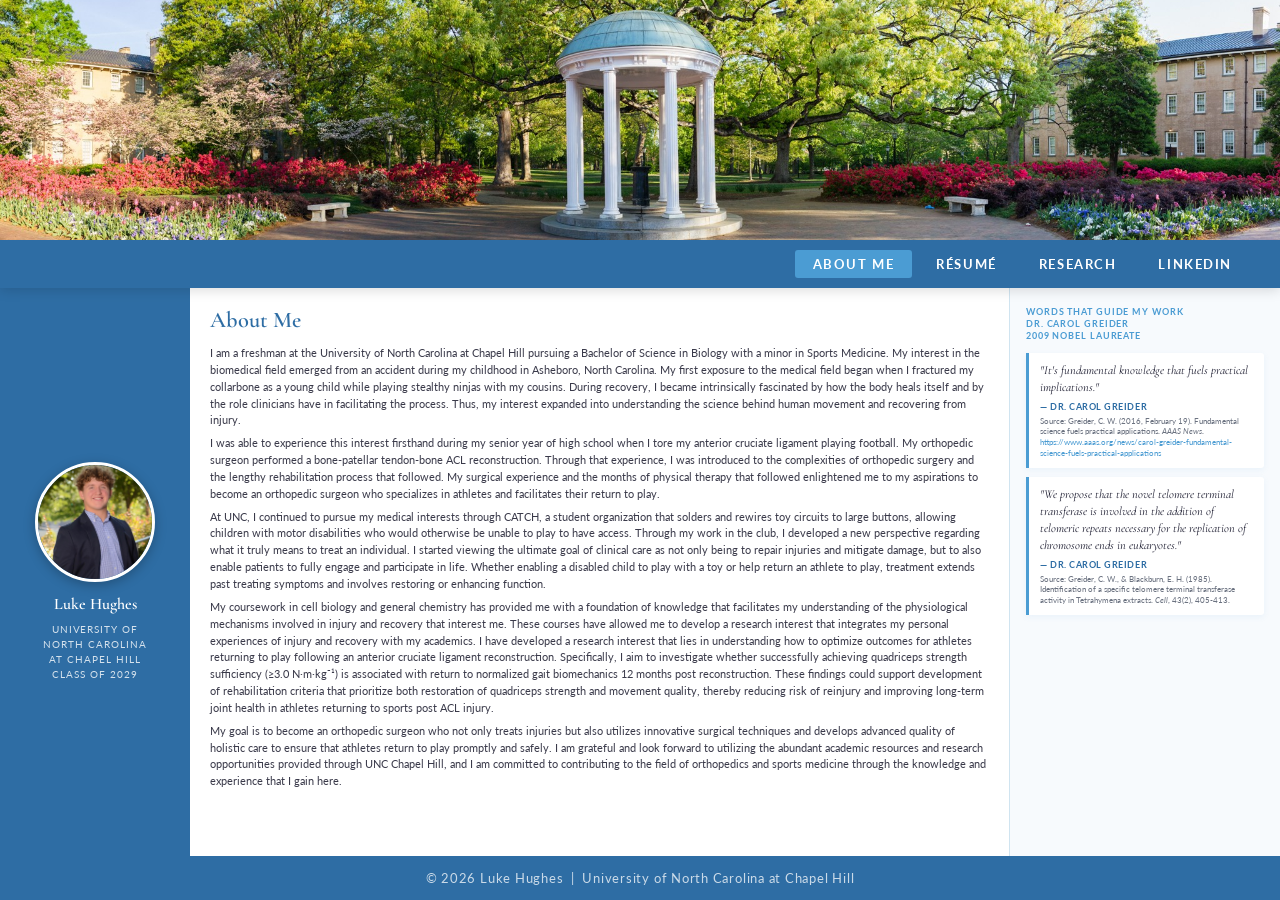
<file: index.html>
<!DOCTYPE html>
<html lang="en">
<head>
  <meta charset="UTF-8" />
  <meta name="viewport" content="width=device-width, initial-scale=1.0" />
  <title>Luke Hughes | About Me</title>
  <link rel="stylesheet" href="styles.css" />
  <style>
    body { overflow: hidden; height: 100vh; display: flex; flex-direction: column; margin: 0; }
    .site-header { flex-shrink: 0; }
    .banner { height: 240px !important; object-position: 50% 35% !important; }
    .nav-bar { height: 48px !important; padding: 0 30px !important; }
    .content-grid { flex: 1; display: grid; grid-template-columns: 190px 1fr 270px; overflow: hidden; }
    .col-photo { background: var(--carolina-blue-dark); display: flex; flex-direction: column; align-items: center; justify-content: center; padding: 16px 12px; gap: 8px; }
    .about-photo { width: 120px; height: 120px; border-radius: 50%; object-fit: cover; border: 3px solid white; box-shadow: 0 3px 12px rgba(0,0,0,0.25); }
    .about-photo-name { font-family: 'Cormorant Garamond', serif; font-size: 1rem; font-weight: 600; color: white; text-align: center; margin: 4px 0 0 0; }
    .about-photo-title { font-size: 0.62rem; color: rgba(255,255,255,0.8); letter-spacing: 0.1em; text-transform: uppercase; text-align: center; line-height: 1.5; margin: 0; }
    .col-bio { background: var(--white); padding: 18px 20px; overflow: hidden; border-right: 1px solid var(--border); display: flex; flex-direction: column; }
    .col-bio h1 { font-family: 'Cormorant Garamond', serif; font-size: 1.4rem; font-weight: 600; color: var(--carolina-blue-dark); margin: 0 0 12px 0; }
    .col-bio p { font-size: 0.68rem; line-height: 1.55; color: var(--text-mid); margin: 0 0 6px 0; }
    .col-quotes { background: var(--off-white); padding: 18px 16px; overflow: hidden; display: flex; flex-direction: column; gap: 9px; }
    .quote-label { font-size: 0.56rem; letter-spacing: 0.10em; text-transform: uppercase; font-weight: 700; color: var(--carolina-blue); line-height: 1.35; margin: 0 0 2px 0; }
    .quote-box { background: white; border-left: 3px solid var(--carolina-blue); padding: 9px 11px; box-shadow: 0 2px 6px rgba(75,156,211,0.08); border-radius: 0 3px 3px 0; }
    .quote-text { font-family: 'Cormorant Garamond', serif; font-size: 0.76rem; font-style: italic; color: var(--text-dark); line-height: 1.42; margin: 0 0 4px 0; }
    .quote-attr { font-size: 0.55rem; font-weight: 700; letter-spacing: 0.06em; text-transform: uppercase; color: var(--carolina-blue-dark); margin: 0; }
    .quote-source { font-size: 0.48rem; margin-top: 4px; line-height: 1.4; color: var(--text-light); }
    .quote-source a { color: var(--carolina-blue); text-decoration: none; }
    .quote-source a:hover { text-decoration: underline; }
    footer { flex-shrink: 0; margin-top: 0 !important; padding: 14px 20px !important; }
  </style>
</head>
<body>

  <header class="site-header">
    <img class="banner" src="unc_well.jpg" alt="The Old Well at UNC Chapel Hill" />
    <nav class="nav-bar">
      <a href="index.html" class="active">About Me</a>
      <a href="resume.html">Résumé</a>
      <a href="research.html">Research</a>
      <a href="linkedin.html">LinkedIn</a>
    </nav>
  </header>

  <div class="content-grid">

    <div class="col-photo">
      <img class="about-photo" src="headshot.jpg" alt="Luke Hughes" />
      <p class="about-photo-name">Luke Hughes</p>
      <p class="about-photo-title">University of<br />North Carolina<br />at Chapel Hill<br />Class of 2029</p>
    </div>

    <div class="col-bio">
      <h1>About Me</h1>
      <p>I am a freshman at the University of North Carolina at Chapel Hill pursuing a Bachelor of Science in Biology with a minor in Sports Medicine. My interest in the biomedical field emerged from an accident during my childhood in Asheboro, North Carolina. My first exposure to the medical field began when I fractured my collarbone as a young child while playing stealthy ninjas with my cousins. During recovery, I became intrinsically fascinated by how the body heals itself and by the role clinicians have in facilitating the process. Thus, my interest expanded into understanding the science behind human movement and recovering from injury.</p>
      <p>I was able to experience this interest firsthand during my senior year of high school when I tore my anterior cruciate ligament playing football. My orthopedic surgeon performed a bone-patellar tendon-bone ACL reconstruction. Through that experience, I was introduced to the complexities of orthopedic surgery and the lengthy rehabilitation process that followed. My surgical experience and the months of physical therapy that followed enlightened me to my aspirations to become an orthopedic surgeon who specializes in athletes and facilitates their return to play.</p>
      <p>At UNC, I continued to pursue my medical interests through CATCH, a student organization that solders and rewires toy circuits to large buttons, allowing children with motor disabilities who would otherwise be unable to play to have access. Through my work in the club, I developed a new perspective regarding what it truly means to treat an individual. I started viewing the ultimate goal of clinical care as not only being to repair injuries and mitigate damage, but to also enable patients to fully engage and participate in life. Whether enabling a disabled child to play with a toy or help return an athlete to play, treatment extends past treating symptoms and involves restoring or enhancing function.</p>
      <p>My coursework in cell biology and general chemistry has provided me with a foundation of knowledge that facilitates my understanding of the physiological mechanisms involved in injury and recovery that interest me. These courses have allowed me to develop a research interest that integrates my personal experiences of injury and recovery with my academics. I have developed a research interest that lies in understanding how to optimize outcomes for athletes returning to play following an anterior cruciate ligament reconstruction. Specifically, I aim to investigate whether successfully achieving quadriceps strength sufficiency (≥3.0 N·m·kg⁻¹) is associated with return to normalized gait biomechanics 12 months post reconstruction. These findings could support development of rehabilitation criteria that prioritize both restoration of quadriceps strength and movement quality, thereby reducing risk of reinjury and improving long-term joint health in athletes returning to sports post ACL injury.</p>
      <p>My goal is to become an orthopedic surgeon who not only treats injuries but also utilizes innovative surgical techniques and develops advanced quality of holistic care to ensure that athletes return to play promptly and safely. I am grateful and look forward to utilizing the abundant academic resources and research opportunities provided through UNC Chapel Hill, and I am committed to contributing to the field of orthopedics and sports medicine through the knowledge and experience that I gain here.</p>
    </div>

    <div class="col-quotes">
      <p class="quote-label">Words That Guide My Work<br />Dr. Carol Greider<br />2009 Nobel Laureate</p>
      <div class="quote-box">
        <p class="quote-text">"It's fundamental knowledge that fuels practical implications."</p>
        <p class="quote-attr">— Dr. Carol Greider</p>
        <p class="quote-source">Source: Greider, C. W. (2016, February 19). Fundamental science fuels practical applications. <em>AAAS News</em>. <a href="https://www.aaas.org/news/carol-greider-fundamental-science-fuels-practical-applications" target="_blank">https://www.aaas.org/news/carol-greider-fundamental-science-fuels-practical-applications</a></p>
      </div>
      <div class="quote-box">
        <p class="quote-text">"We propose that the novel telomere terminal transferase is involved in the addition of telomeric repeats necessary for the replication of chromosome ends in eukaryotes."</p>
        <p class="quote-attr">— Dr. Carol Greider</p>
        <p class="quote-source">Source: Greider, C. W., & Blackburn, E. H. (1985). Identification of a specific telomere terminal transferase activity in Tetrahymena extracts. <em>Cell</em>, 43(2), 405-413.</p>
      </div>
    </div>

  </div>

  <footer>
    <p>&copy; 2026 Luke Hughes &nbsp;|&nbsp; University of North Carolina at Chapel Hill</p>
  </footer>

</body>
</html>
</file>
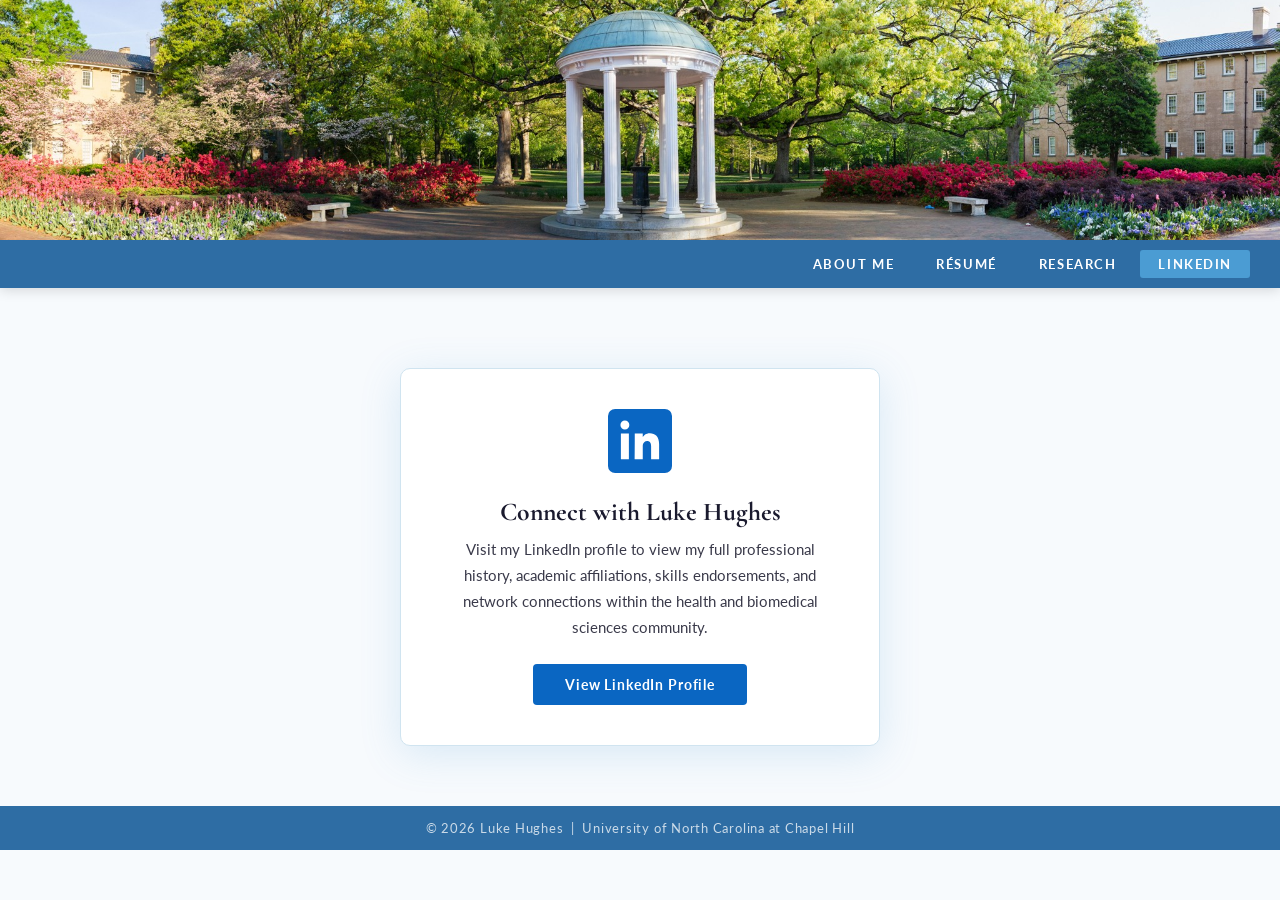
<file: linkedin.html>
<!DOCTYPE html>
<html lang="en">
<head>
  <meta charset="UTF-8" />
  <meta name="viewport" content="width=device-width, initial-scale=1.0" />
  <title>Luke Hughes | LinkedIn</title>
  <link rel="stylesheet" href="styles.css" />
  <style>
    main { padding-top: 80px; }
  </style>
</head>
<body>
  <header class="site-header">
    <img class="banner" src="unc_well.jpg" alt="The Old Well at UNC Chapel Hill" />
    <nav class="nav-bar">
      <a href="index.html">About Me</a>
      <a href="resume.html">Résumé</a>
      <a href="research.html">Research</a>
      <a href="linkedin.html" class="active">LinkedIn</a>
    </nav>
  </header>
  <main>
    <div class="linkedin-card">
      <svg class="linkedin-icon" xmlns="http://www.w3.org/2000/svg" viewBox="0 0 72 72">
        <rect width="72" height="72" rx="8" fill="#0A66C2"/>
        <path fill="#fff" d="M14.5 27.5h9v29h-9zM19 23a5 5 0 110-10 5 5 0 010 10zM57.5 56.5h-9V42c0-3.5-1.3-5.9-4.5-5.9-2.5 0-3.9 1.7-4.6 3.3-.2.6-.3 1.4-.3 2.2v14.9h-9s.1-24.2 0-29h9v4.1c1.2-1.8 3.3-4.4 8-4.4 5.9 0 10.4 3.8 10.4 12.1v17.2z"/>
      </svg>
      <h2>Connect with Luke Hughes</h2>
      <p>Visit my LinkedIn profile to view my full professional history, academic affiliations, skills endorsements, and network connections within the health and biomedical sciences community.</p>
      <a class="btn-linkedin" href="https://www.linkedin.com/in/luke-hughes-86432b270" target="_blank">View LinkedIn Profile</a>
    </div>
  </main>
  <footer>
    <p>&copy; 2026 Luke Hughes &nbsp;|&nbsp; University of North Carolina at Chapel Hill</p>
  </footer>
</body>
</html>
</file>
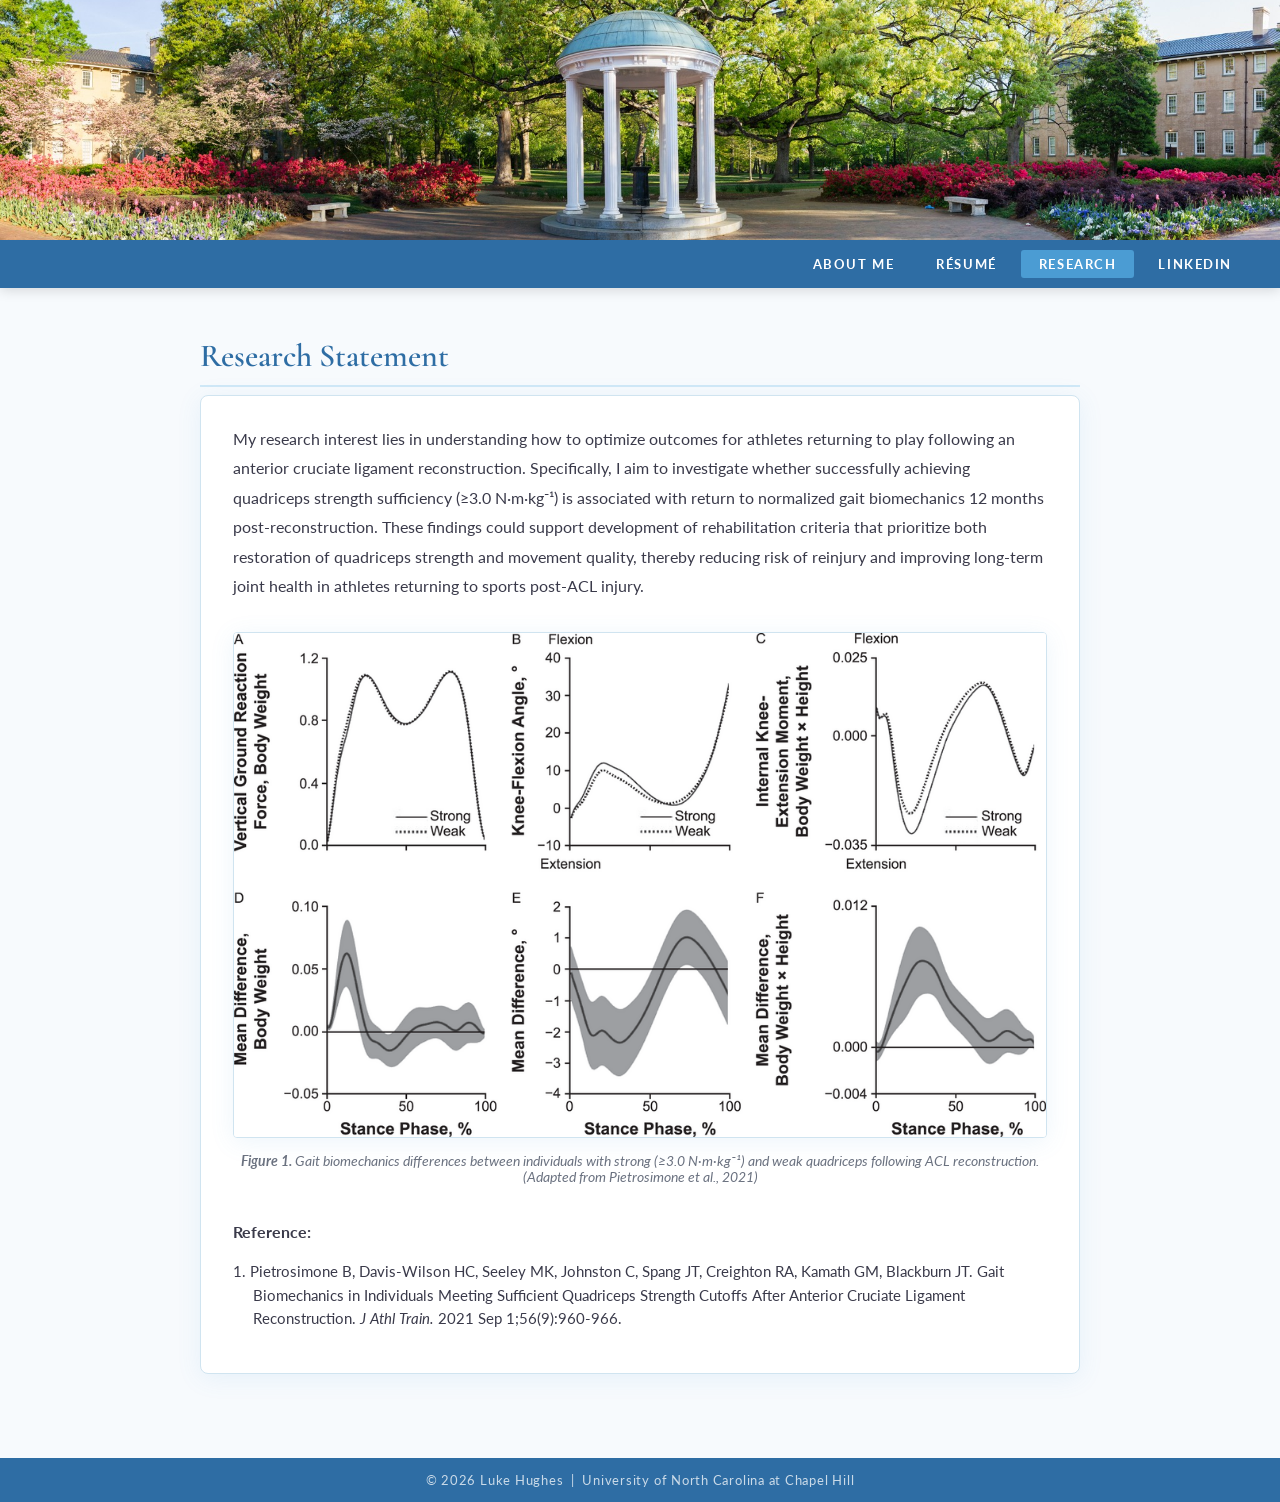
<file: research.html>
<!DOCTYPE html>
<html lang="en">
<head>
  <meta charset="UTF-8" />
  <meta name="viewport" content="width=device-width, initial-scale=1.0" />
  <title>Luke Hughes | Research</title>
  <link rel="stylesheet" href="styles.css" />
</head>
<body>
  <header class="site-header">
    <img class="banner" src="unc_well.jpg" alt="The Old Well at UNC Chapel Hill" />
    <nav class="nav-bar">
      <a href="index.html">About Me</a>
      <a href="resume.html">Résumé</a>
      <a href="research.html" class="active">Research</a>
      <a href="linkedin.html">LinkedIn</a>
    </nav>
  </header>
  <main>
    <h2 class="section-heading">Research Statement</h2>
    <div class="research-block">
      <p class="body-text">My research interest lies in understanding how to optimize outcomes for athletes returning to play following an anterior cruciate ligament reconstruction. Specifically, I aim to investigate whether successfully achieving quadriceps strength sufficiency (≥3.0 N·m·kg⁻¹) is associated with return to normalized gait biomechanics 12 months post-reconstruction. These findings could support development of rehabilitation criteria that prioritize both restoration of quadriceps strength and movement quality, thereby reducing risk of reinjury and improving long-term joint health in athletes returning to sports post-ACL injury.</p>
      
      <div style="text-align: center; margin: 32px 0;">
        <img src="research_figure.png" alt="Gait biomechanics comparison between strong and weak quadriceps groups" style="max-width: 100%; height: auto; border: 1px solid var(--border); border-radius: 4px; box-shadow: var(--shadow);">
        <p style="font-size: 0.85rem; color: var(--text-light); margin-top: 12px; font-style: italic;"><strong>Figure 1.</strong> Gait biomechanics differences between individuals with strong (≥3.0 N·m·kg⁻¹) and weak quadriceps following ACL reconstruction. (Adapted from Pietrosimone et al., 2021)</p>
      </div>
      
      <p class="body-text" style="margin-top: 24px;"><strong>Reference:</strong></p>
      <p class="body-text" style="font-size: 0.92rem; line-height: 1.6; padding-left: 20px; text-indent: -20px;">1. Pietrosimone B, Davis-Wilson HC, Seeley MK, Johnston C, Spang JT, Creighton RA, Kamath GM, Blackburn JT. Gait Biomechanics in Individuals Meeting Sufficient Quadriceps Strength Cutoffs After Anterior Cruciate Ligament Reconstruction. <em>J Athl Train.</em> 2021 Sep 1;56(9):960-966.</p>
    </div>
  </main>
  <footer>
    <p>&copy; 2026 Luke Hughes &nbsp;|&nbsp; University of North Carolina at Chapel Hill</p>
  </footer>
</body>
</html>
</file>
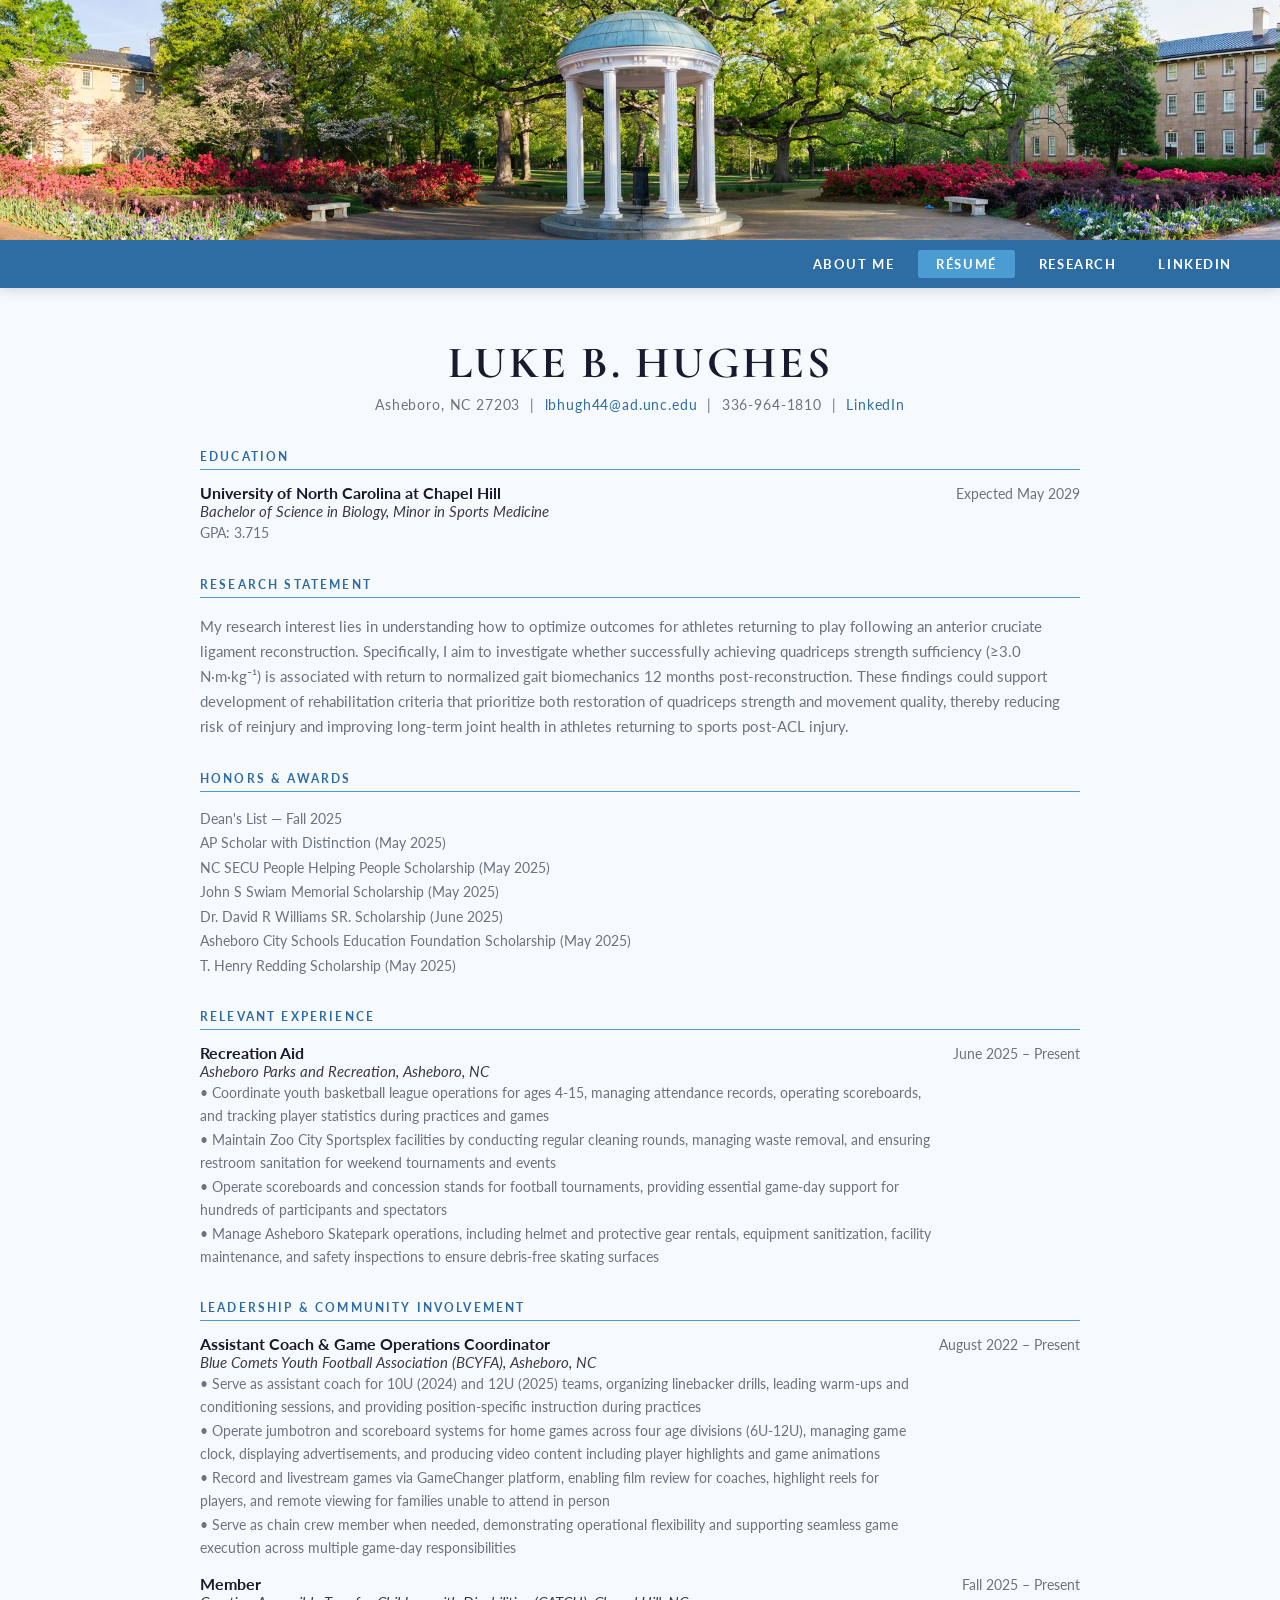
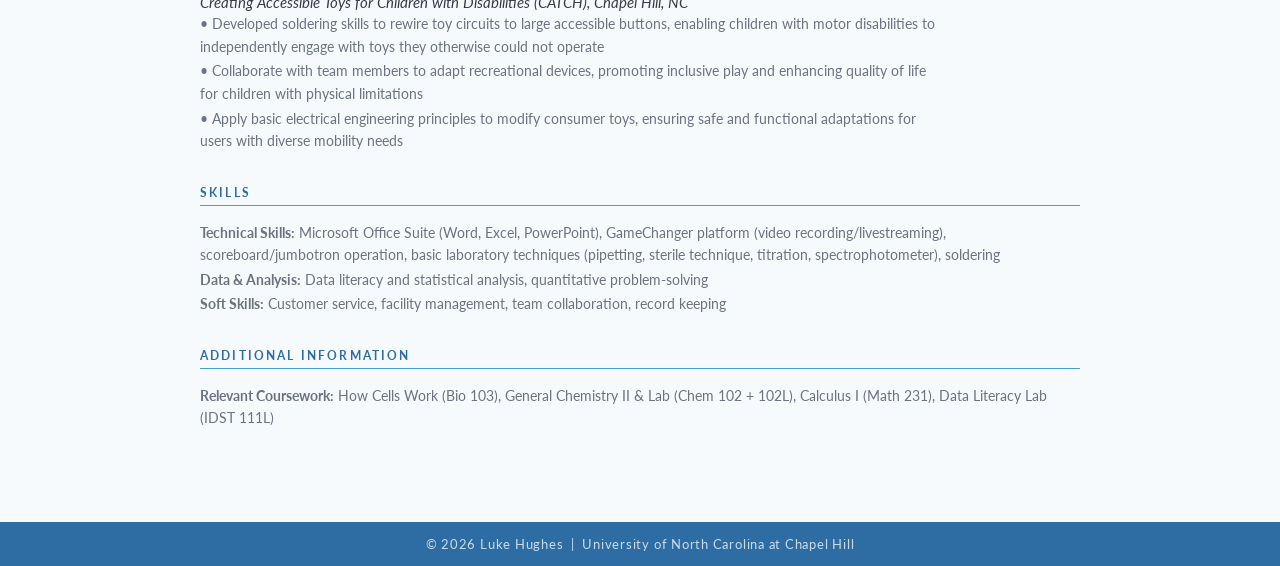
<file: resume.html>
<!DOCTYPE html>
<html lang="en">
<head>
  <meta charset="UTF-8" />
  <meta name="viewport" content="width=device-width, initial-scale=1.0" />
  <title>Luke Hughes | Résumé</title>
  <link rel="stylesheet" href="styles.css" />
</head>
<body>
  <header class="site-header">
    <img class="banner" src="unc_well.jpg" alt="The Old Well at UNC Chapel Hill" />
    <nav class="nav-bar">
      <a href="index.html">About Me</a>
      <a href="resume.html" class="active">Résumé</a>
      <a href="research.html">Research</a>
      <a href="linkedin.html">LinkedIn</a>
    </nav>
  </header>
  <main>
    <div class="resume-header">
      <h1>LUKE B. HUGHES</h1>
      <p class="contact-line">Asheboro, NC 27203 &nbsp;|&nbsp; <a href="mailto:lbhugh44@ad.unc.edu">lbhugh44@ad.unc.edu</a> &nbsp;|&nbsp; 336-964-1810 &nbsp;|&nbsp; <a href="https://www.linkedin.com/in/luke-hughes-86432b270" target="_blank">LinkedIn</a></p>
    </div>

    <div class="resume-section">
      <p class="resume-section-title">Education</p>
      <div class="resume-entry">
        <div class="resume-entry-left">
          <p class="resume-entry-title">University of North Carolina at Chapel Hill</p>
          <p class="resume-entry-org">Bachelor of Science in Biology, Minor in Sports Medicine</p>
          <p class="resume-entry-detail">GPA: 3.715</p>
        </div>
        <p class="resume-entry-date">Expected May 2029</p>
      </div>
    </div>

    <div class="resume-section">
      <p class="resume-section-title">Research Statement</p>
      <div class="resume-entry">
        <div class="resume-entry-left">
          <p class="resume-entry-detail" style="font-size: 0.92rem; line-height: 1.7;">My research interest lies in understanding how to optimize outcomes for athletes returning to play following an anterior cruciate ligament reconstruction. Specifically, I aim to investigate whether successfully achieving quadriceps strength sufficiency (≥3.0 N·m·kg⁻¹) is associated with return to normalized gait biomechanics 12 months post-reconstruction. These findings could support development of rehabilitation criteria that prioritize both restoration of quadriceps strength and movement quality, thereby reducing risk of reinjury and improving long-term joint health in athletes returning to sports post-ACL injury.</p>
        </div>
      </div>
    </div>

    <div class="resume-section">
      <p class="resume-section-title">Honors &amp; Awards</p>
      <div class="resume-entry">
        <div class="resume-entry-left">
          <p class="resume-entry-detail">Dean's List — Fall 2025</p>
          <p class="resume-entry-detail">AP Scholar with Distinction (May 2025)</p>
          <p class="resume-entry-detail">NC SECU People Helping People Scholarship (May 2025)</p>
          <p class="resume-entry-detail">John S Swiam Memorial Scholarship (May 2025)</p>
          <p class="resume-entry-detail">Dr. David R Williams SR. Scholarship (June 2025)</p>
          <p class="resume-entry-detail">Asheboro City Schools Education Foundation Scholarship (May 2025)</p>
          <p class="resume-entry-detail">T. Henry Redding Scholarship (May 2025)</p>
        </div>
      </div>
    </div>

    <div class="resume-section">
      <p class="resume-section-title">Relevant Experience</p>
      <div class="resume-entry">
        <div class="resume-entry-left">
          <p class="resume-entry-title">Recreation Aid</p>
          <p class="resume-entry-org">Asheboro Parks and Recreation, Asheboro, NC</p>
          <p class="resume-entry-detail">• Coordinate youth basketball league operations for ages 4-15, managing attendance records, operating scoreboards, and tracking player statistics during practices and games</p>
          <p class="resume-entry-detail">• Maintain Zoo City Sportsplex facilities by conducting regular cleaning rounds, managing waste removal, and ensuring restroom sanitation for weekend tournaments and events</p>
          <p class="resume-entry-detail">• Operate scoreboards and concession stands for football tournaments, providing essential game-day support for hundreds of participants and spectators</p>
          <p class="resume-entry-detail">• Manage Asheboro Skatepark operations, including helmet and protective gear rentals, equipment sanitization, facility maintenance, and safety inspections to ensure debris-free skating surfaces</p>
        </div>
        <p class="resume-entry-date">June 2025 – Present</p>
      </div>
    </div>

    <div class="resume-section">
      <p class="resume-section-title">Leadership &amp; Community Involvement</p>
      <div class="resume-entry">
        <div class="resume-entry-left">
          <p class="resume-entry-title">Assistant Coach &amp; Game Operations Coordinator</p>
          <p class="resume-entry-org">Blue Comets Youth Football Association (BCYFA), Asheboro, NC</p>
          <p class="resume-entry-detail">• Serve as assistant coach for 10U (2024) and 12U (2025) teams, organizing linebacker drills, leading warm-ups and conditioning sessions, and providing position-specific instruction during practices</p>
          <p class="resume-entry-detail">• Operate jumbotron and scoreboard systems for home games across four age divisions (6U-12U), managing game clock, displaying advertisements, and producing video content including player highlights and game animations</p>
          <p class="resume-entry-detail">• Record and livestream games via GameChanger platform, enabling film review for coaches, highlight reels for players, and remote viewing for families unable to attend in person</p>
          <p class="resume-entry-detail">• Serve as chain crew member when needed, demonstrating operational flexibility and supporting seamless game execution across multiple game-day responsibilities</p>
        </div>
        <p class="resume-entry-date">August 2022 – Present</p>
      </div>
      <div class="resume-entry">
        <div class="resume-entry-left">
          <p class="resume-entry-title">Member</p>
          <p class="resume-entry-org">Creating Accessible Toys for Children with Disabilities (CATCH), Chapel Hill, NC</p>
          <p class="resume-entry-detail">• Developed soldering skills to rewire toy circuits to large accessible buttons, enabling children with motor disabilities to independently engage with toys they otherwise could not operate</p>
          <p class="resume-entry-detail">• Collaborate with team members to adapt recreational devices, promoting inclusive play and enhancing quality of life for children with physical limitations</p>
          <p class="resume-entry-detail">• Apply basic electrical engineering principles to modify consumer toys, ensuring safe and functional adaptations for users with diverse mobility needs</p>
        </div>
        <p class="resume-entry-date">Fall 2025 – Present</p>
      </div>
    </div>

    <div class="resume-section">
      <p class="resume-section-title">Skills</p>
      <div class="resume-entry">
        <div class="resume-entry-left">
          <p class="resume-entry-detail"><strong>Technical Skills:</strong> Microsoft Office Suite (Word, Excel, PowerPoint), GameChanger platform (video recording/livestreaming), scoreboard/jumbotron operation, basic laboratory techniques (pipetting, sterile technique, titration, spectrophotometer), soldering</p>
          <p class="resume-entry-detail"><strong>Data &amp; Analysis:</strong> Data literacy and statistical analysis, quantitative problem-solving</p>
          <p class="resume-entry-detail"><strong>Soft Skills:</strong> Customer service, facility management, team collaboration, record keeping</p>
        </div>
      </div>
    </div>

    <div class="resume-section">
      <p class="resume-section-title">Additional Information</p>
      <div class="resume-entry">
        <div class="resume-entry-left">
          <p class="resume-entry-detail"><strong>Relevant Coursework:</strong> How Cells Work (Bio 103), General Chemistry II &amp; Lab (Chem 102 + 102L), Calculus I (Math 231), Data Literacy Lab (IDST 111L)</p>
        </div>
      </div>
    </div>

  </main>
  <footer>
    <p>&copy; 2026 Luke Hughes &nbsp;|&nbsp; University of North Carolina at Chapel Hill</p>
  </footer>
</body>
</html>
</file>
<file: styles.css>
@import url('https://fonts.googleapis.com/css2?family=Cormorant+Garamond:ital,wght@0,400;0,500;0,600;0,700;1,400;1,500&family=Lato:wght@300;400;700&display=swap');

:root {
  --carolina-blue: #4B9CD3;
  --carolina-blue-dark: #2E6DA4;
  --carolina-blue-light: #d0e8f7;
  --white: #ffffff;
  --off-white: #f7fafd;
  --text-dark: #1a1a2e;
  --text-mid: #3a3a4a;
  --text-light: #6b7280;
  --border: #d0e4f0;
  --shadow: 0 4px 24px rgba(75, 156, 211, 0.10);
  --shadow-strong: 0 8px 40px rgba(75, 156, 211, 0.18);
}

*, *::before, *::after { box-sizing: border-box; margin: 0; padding: 0; }
html { scroll-behavior: smooth; }
body { font-family: 'Lato', sans-serif; background-color: var(--off-white); color: var(--text-dark); min-height: 100vh; }

.site-header { width: 100%; position: relative; }
.banner { width: 100%; height: 240px; object-fit: cover; object-position: 50% 35%; display: block; }

.nav-bar {
  background-color: var(--carolina-blue-dark);
  width: 100%;
  display: flex;
  justify-content: flex-end;
  align-items: center;
  padding: 0 30px;
  height: 48px;
  box-shadow: 0 2px 12px rgba(0,0,0,0.15);
}

.nav-bar a {
  font-family: 'Lato', sans-serif;
  font-weight: 700;
  font-size: 0.82rem;
  letter-spacing: 0.12em;
  text-transform: uppercase;
  color: var(--white);
  text-decoration: none;
  padding: 6px 18px;
  border-radius: 3px;
  margin-left: 6px;
  transition: background 0.2s ease;
}
.nav-bar a:hover, .nav-bar a.active { background-color: var(--carolina-blue); }

main { max-width: 960px; margin: 0 auto; padding: 48px 40px 60px; }

.section-heading {
  font-family: 'Cormorant Garamond', serif;
  font-size: 2rem;
  font-weight: 600;
  color: var(--carolina-blue-dark);
  margin-bottom: 8px;
  padding-bottom: 10px;
  border-bottom: 2px solid var(--carolina-blue-light);
}

.section-subheading {
  font-family: 'Cormorant Garamond', serif;
  font-size: 1.25rem;
  font-weight: 600;
  color: var(--text-dark);
  margin: 28px 0 6px;
}

.body-text { font-size: 1.01rem; line-height: 1.82; color: var(--text-mid); margin-bottom: 14px; }
.divider { border: none; border-top: 2px solid var(--carolina-blue-light); margin: 40px 0; }

.resume-header { text-align: center; margin-bottom: 36px; }
.resume-header h1 { font-family: 'Cormorant Garamond', serif; font-size: 2.8rem; font-weight: 700; color: var(--text-dark); letter-spacing: 0.06em; }
.resume-header .contact-line { font-size: 0.88rem; color: var(--text-light); letter-spacing: 0.06em; margin-top: 6px; }
.resume-header .contact-line a { color: var(--carolina-blue-dark); text-decoration: none; }
.resume-section { margin-bottom: 32px; }
.resume-section-title { font-family: 'Lato', sans-serif; font-size: 0.75rem; font-weight: 700; letter-spacing: 0.18em; text-transform: uppercase; color: var(--carolina-blue-dark); border-bottom: 1.5px solid var(--carolina-blue); padding-bottom: 5px; margin-bottom: 14px; }
.resume-entry { display: flex; justify-content: space-between; align-items: flex-start; margin-bottom: 16px; }
.resume-entry-left { flex: 1; }
.resume-entry-title { font-weight: 700; font-size: 0.98rem; color: var(--text-dark); }
.resume-entry-org { font-size: 0.92rem; color: var(--text-mid); font-style: italic; }
.resume-entry-detail { font-size: 0.88rem; color: var(--text-light); margin-top: 2px; line-height: 1.6; }
.resume-entry-date { font-size: 0.85rem; color: var(--text-light); white-space: nowrap; margin-left: 20px; padding-top: 2px; }

.research-block { background: var(--white); border: 1px solid var(--border); border-radius: 8px; padding: 28px 32px; margin-bottom: 24px; box-shadow: var(--shadow); }

.linkedin-card { background: var(--white); border: 1px solid var(--border); border-radius: 10px; padding: 40px; text-align: center; box-shadow: var(--shadow-strong); max-width: 480px; margin: 0 auto; }
.linkedin-icon { width: 64px; height: 64px; margin-bottom: 20px; }
.linkedin-card h2 { font-family: 'Cormorant Garamond', serif; font-size: 1.6rem; color: var(--text-dark); margin-bottom: 10px; }
.linkedin-card p { font-size: 0.95rem; color: var(--text-mid); line-height: 1.7; margin-bottom: 24px; }
.btn-linkedin { display: inline-block; background-color: #0A66C2; color: var(--white); font-family: 'Lato', sans-serif; font-weight: 700; font-size: 0.9rem; letter-spacing: 0.06em; padding: 12px 32px; border-radius: 4px; text-decoration: none; transition: background 0.2s ease; }
.btn-linkedin:hover { background-color: #004182; }

footer { background-color: var(--carolina-blue-dark); color: rgba(255,255,255,0.75); text-align: center; font-size: 0.8rem; letter-spacing: 0.06em; padding: 14px 20px; margin-top: 0; }
footer a { color: var(--white); text-decoration: none; }
</file>
